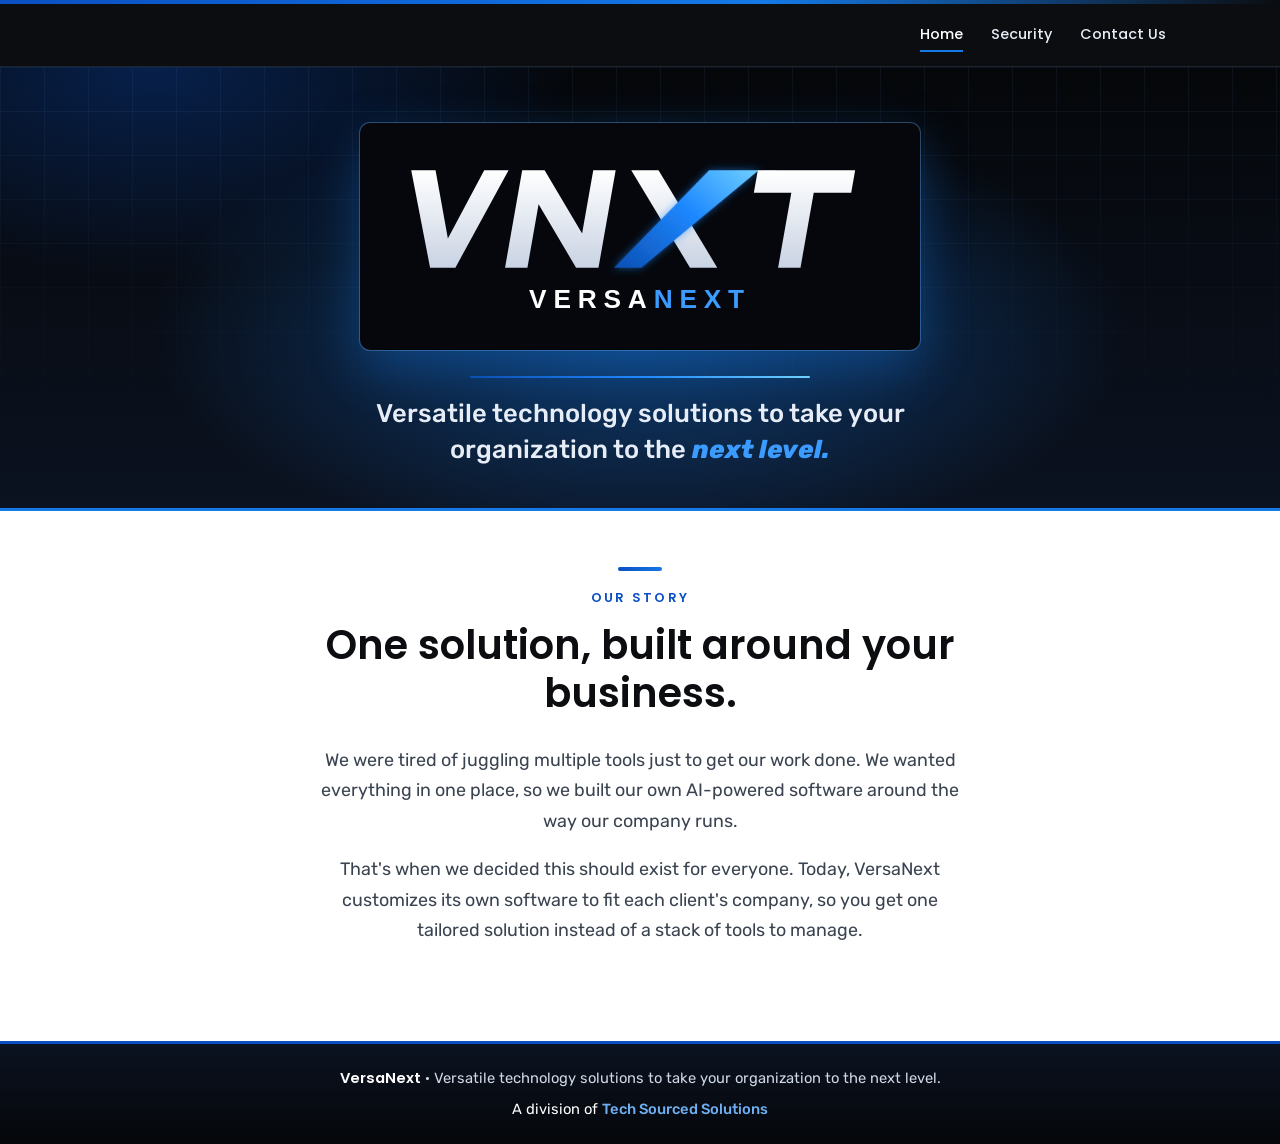
<file: index.html>
<!DOCTYPE html>
<html lang="en">
<head>
<meta charset="utf-8">
<meta name="viewport" content="width=device-width, initial-scale=1">
<meta name="color-scheme" content="light">
<title>VersaNext (VNXT) | Versatile technology solutions to take your organization to the next level.</title>
<meta name="description" content="VersaNext: Versatile technology solutions to take your organization to the next level. A division of Tech Sourced Solutions.">
<link rel="icon" href="assets/favicon.svg" type="image/svg+xml"><link rel="icon" href="assets/favicon.png" type="image/png">
<link rel="preconnect" href="https://fonts.googleapis.com">
<link rel="preconnect" href="https://fonts.gstatic.com" crossorigin>
<link href="https://fonts.googleapis.com/css2?family=Poppins:wght@500;600&family=Rubik:ital,wght@0,400;0,500;1,800&display=swap" rel="stylesheet">
<link rel="stylesheet" href="styles.css">
</head>
<body>
<div class="topbar"></div>
<header class="nav">
  <nav aria-label="Main">
    <a href="index.html" aria-current="page">Home</a>
    <a href="security.html">Security</a>
    <a href="contact.html">Contact Us</a>
  </nav>
</header>
<main>
  <section class="band">
    <div class="band-inner">
      <div class="logo-card"><img class="logo" src="assets/logo.svg" alt="VersaNext (VNXT)" width="1060" height="392"></div>
      <span class="hero-rule" aria-hidden="true"></span>
      <p class="hero-tagline">Versatile technology solutions to take your<br>organization to the <em>next level.</em></p>
    </div>
  </section>
  <section class="story">
    <p class="eyebrow">Our story</p>
    <h1>One solution, built around your business.</h1>
    <p>We were tired of juggling multiple tools just to get our work done. We wanted everything in one place, so we built our own AI-powered software around the way our company runs.</p>
    <p>That's when we decided this should exist for everyone. Today, VersaNext customizes its own software to fit each client's company, so you get one tailored solution instead of a stack of tools to manage.</p>
  </section>
</main>
<footer>
  <p class="footer-brand"><strong>VersaNext</strong> · Versatile technology solutions to take your organization to the next level.</p>
  <p>A division of <a href="https://techsourcedsolutions.com" target="_blank" rel="noopener">Tech Sourced Solutions</a></p>
</footer>
</body>
</html>
</file>
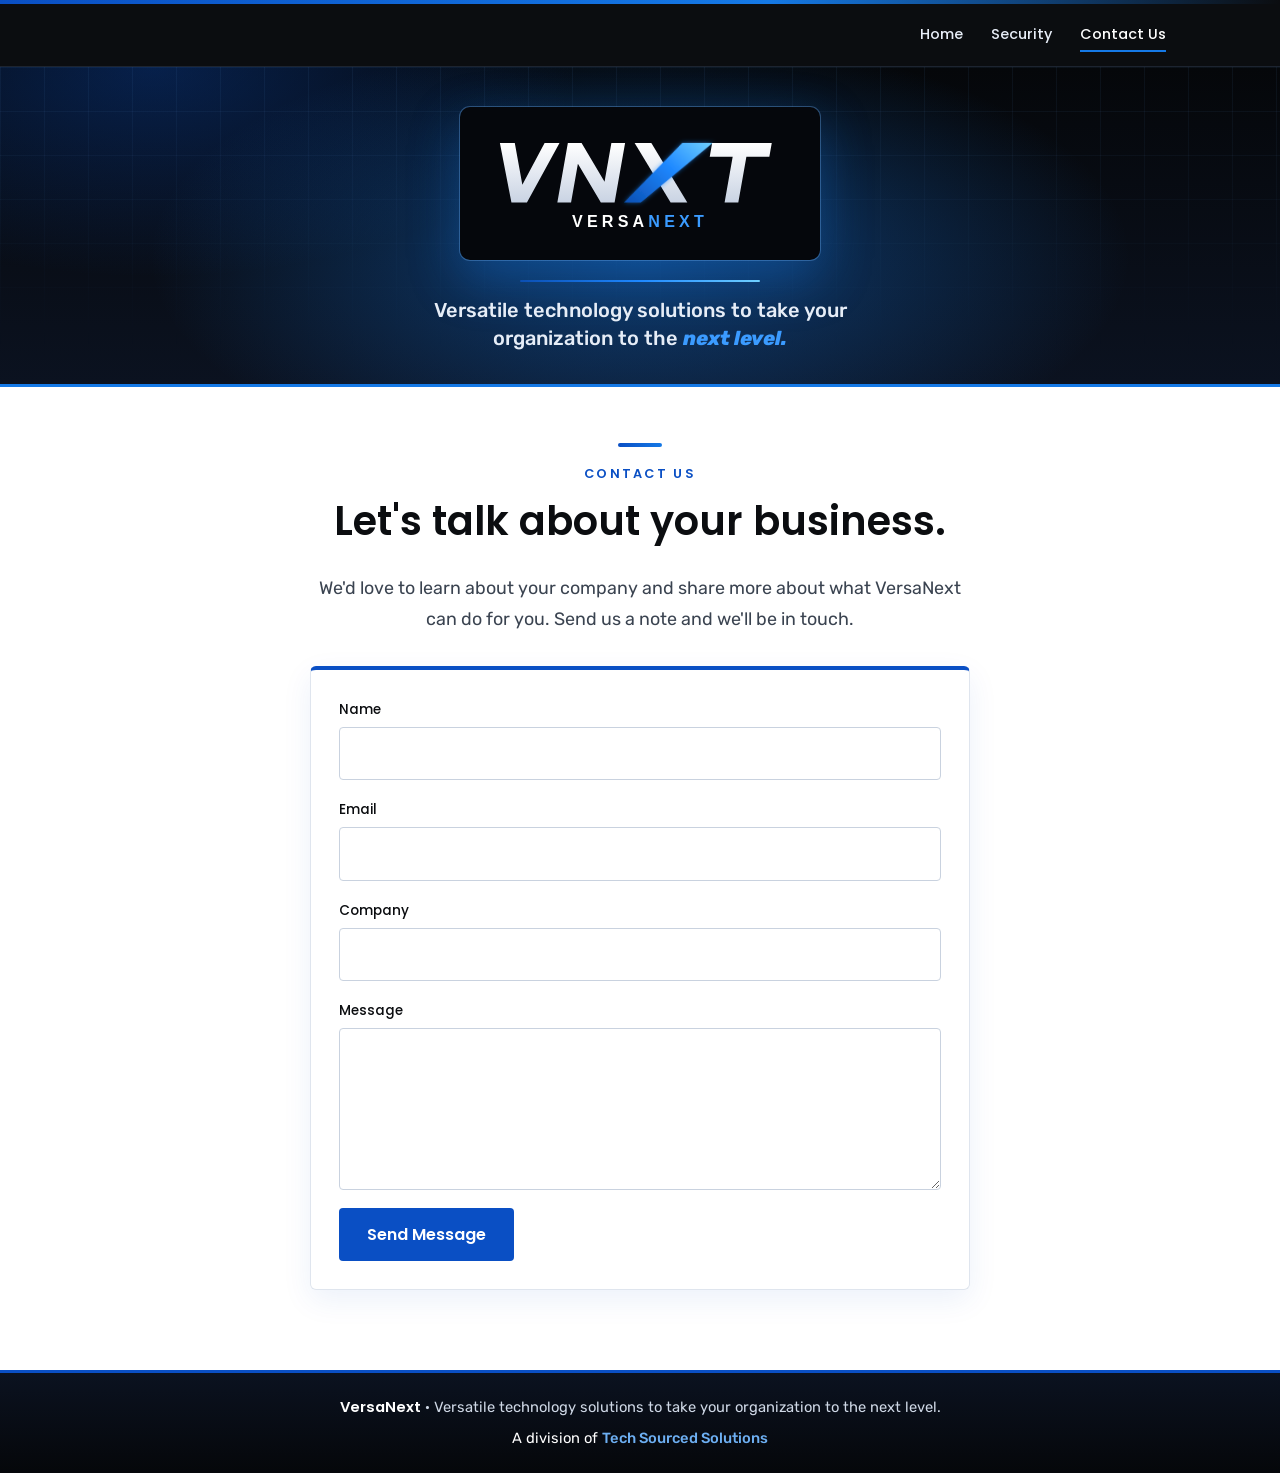
<file: contact.html>
<!DOCTYPE html>
<html lang="en">
<head>
<meta charset="utf-8">
<meta name="viewport" content="width=device-width, initial-scale=1">
<meta name="color-scheme" content="light">
<title>Contact Us | VersaNext</title>
<meta name="description" content="Contact VersaNext to learn more about the business.">
<link rel="icon" href="assets/favicon.svg" type="image/svg+xml"><link rel="icon" href="assets/favicon.png" type="image/png">
<link rel="preconnect" href="https://fonts.googleapis.com">
<link rel="preconnect" href="https://fonts.gstatic.com" crossorigin>
<link href="https://fonts.googleapis.com/css2?family=Poppins:wght@500;600&family=Rubik:ital,wght@0,400;0,500;1,800&display=swap" rel="stylesheet">
<link rel="stylesheet" href="styles.css">
</head>
<body>
<div class="topbar"></div>
<header class="nav">
  <nav aria-label="Main">
    <a href="index.html">Home</a>
    <a href="security.html">Security</a>
    <a href="contact.html" aria-current="page">Contact Us</a>
  </nav>
</header>
<main>
  <section class="band band-sm">
    <div class="band-inner">
      <a class="logo-card" href="index.html"><img class="logo" src="assets/logo.svg" alt="VersaNext (VNXT)" width="1060" height="392"></a>
      <span class="hero-rule" aria-hidden="true"></span>
      <p class="hero-tagline">Versatile technology solutions to take your<br>organization to the <em>next level.</em></p>
    </div>
  </section>
  <section class="story contact">
    <p class="eyebrow">Contact Us</p>
    <h1>Let's talk about your business.</h1>
    <p>We'd love to learn about your company and share more about what VersaNext can do for you. Send us a note and we'll be in touch.</p>
    <form id="contact-form" class="form" action="#">
      <label>Name<input type="text" name="name" id="name" required autocomplete="name"></label>
      <label>Email<input type="email" name="email" id="email" required autocomplete="email"></label>
      <label>Company<input type="text" name="company" id="company" autocomplete="organization"></label>
      <label>Message<textarea name="message" id="message" rows="5" required></textarea></label>
      <button type="submit">Send Message</button>
    </form>
  </section>
</main>
<footer>
  <p class="footer-brand"><strong>VersaNext</strong> · Versatile technology solutions to take your organization to the next level.</p>
  <p>A division of <a href="https://techsourcedsolutions.com" target="_blank" rel="noopener">Tech Sourced Solutions</a></p>
</footer>
<script>
document.getElementById('contact-form').addEventListener('submit',function(e){
  e.preventDefault();
  var v=function(i){return document.getElementById(i).value.trim();};
  var body='Name: '+v('name')+'\nEmail: '+v('email')+'\nCompany: '+v('company')+'\n\n'+v('message');
  window.location.href='mailto:austin@techsourcedsolutions.com?subject='+encodeURIComponent('VersaNext inquiry from '+v('name'))+'&body='+encodeURIComponent(body);
});
</script>
</body>
</html>
</file>
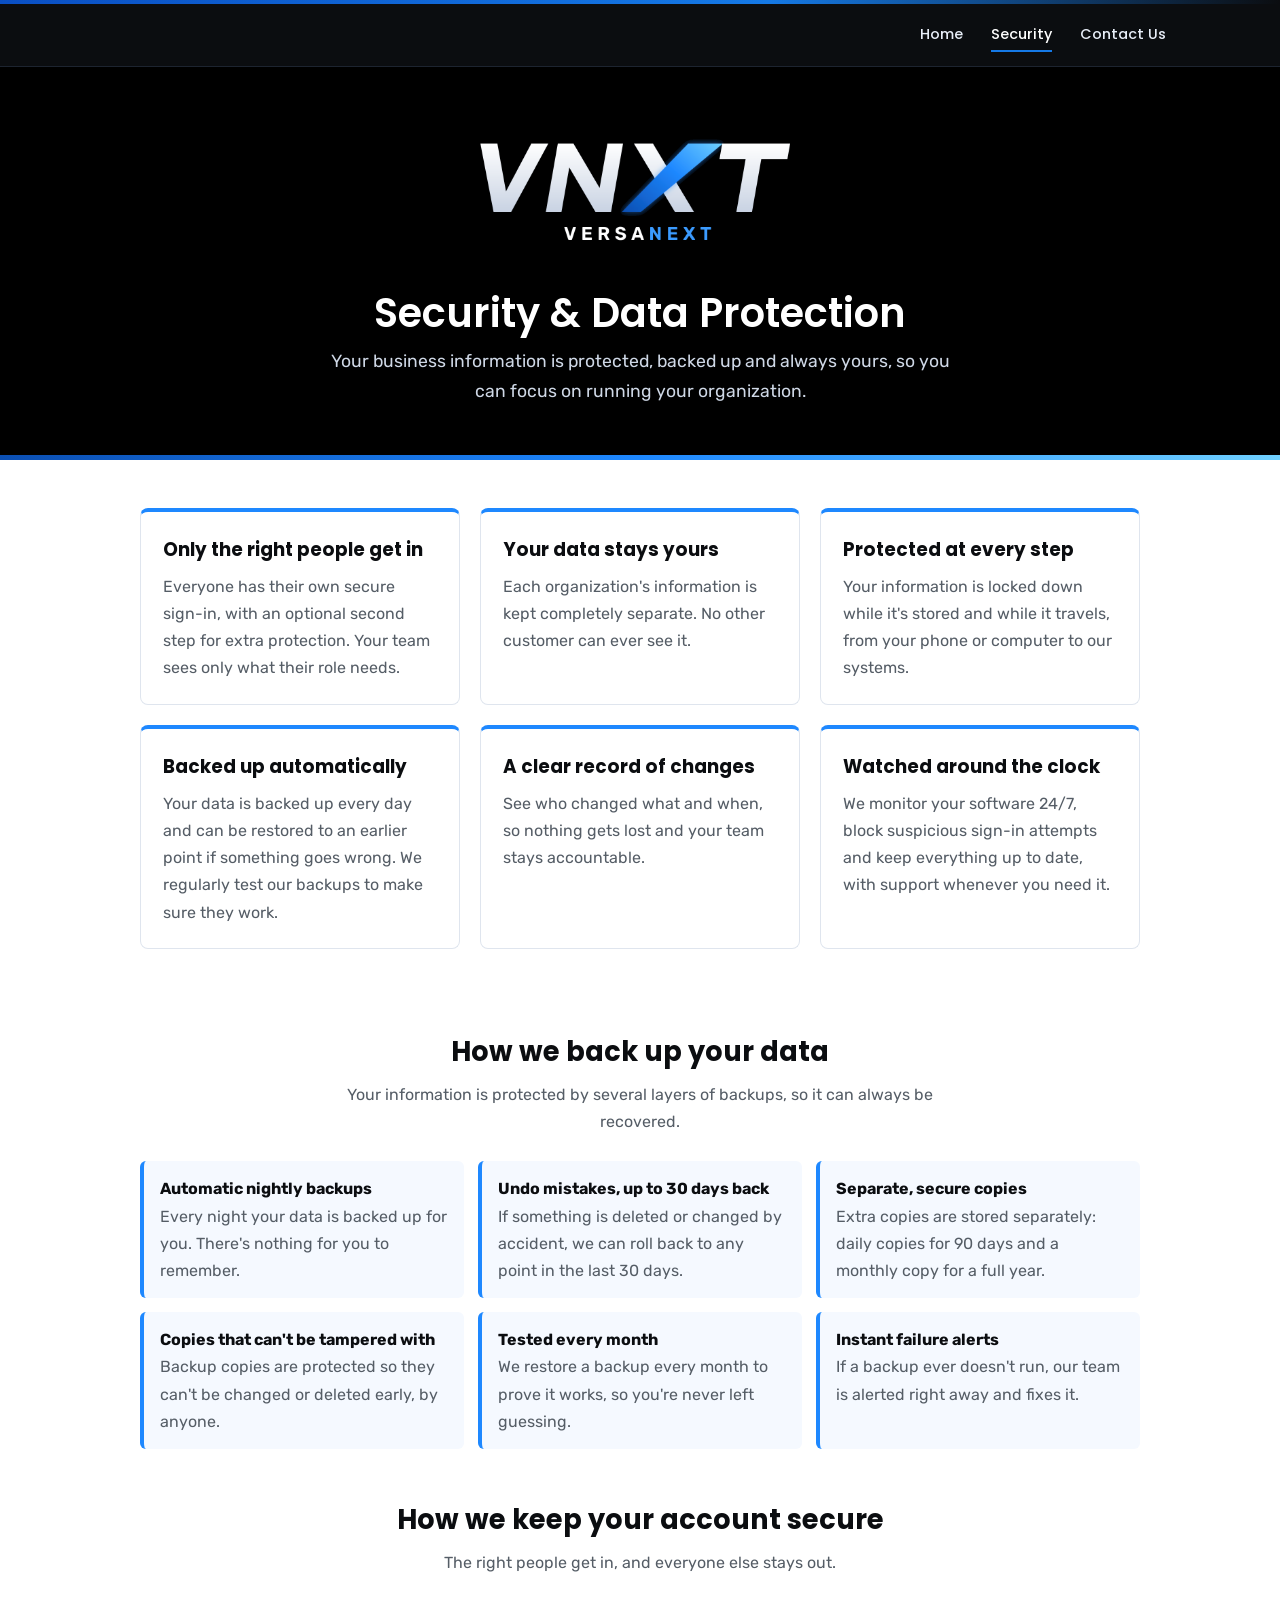
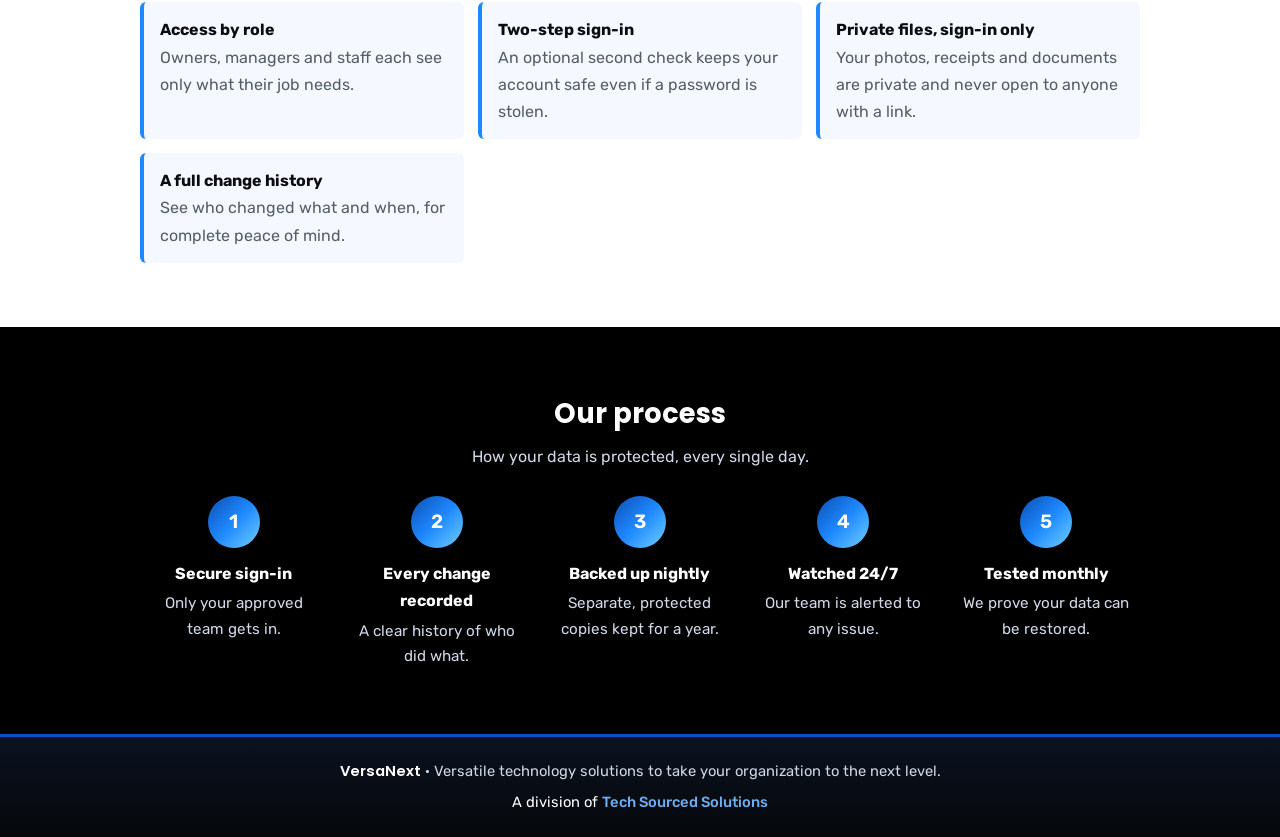
<file: security.html>
<!DOCTYPE html>
<html lang="en"><head><meta charset="utf-8"><meta name="viewport" content="width=device-width, initial-scale=1">
<title>Security &amp; Data Protection | VersaNext (VNXT)</title>
<meta name="description" content="How VersaNext protects your data. A division of Tech Sourced Solutions.">
<link rel="icon" href="assets/favicon.svg" type="image/svg+xml">
<link href="https://fonts.googleapis.com/css2?family=Poppins:wght@500;600&family=Rubik:wght@400;500&display=swap" rel="stylesheet">
<link rel="stylesheet" href="styles.css">
<style>
.sec-hero{background:#000;color:#fff;width:calc(100% + 48px);margin:0 -24px;padding:56px 24px 48px;text-align:center}
.sec-hero img{width:min(360px,80%);height:auto}
.sec-hero h1{color:#fff;margin:24px 0 10px}
.sec-hero p{color:#cfd8e6;max-width:620px;margin:0 auto;font-size:1.1rem}
.sec-bar{height:5px;width:calc(100% + 48px);margin:0 -24px;background:linear-gradient(90deg,#0b4fb3,#1e88ff,#6fd0ff)}
.sec-grid{max-width:1000px;display:grid;grid-template-columns:repeat(auto-fit,minmax(280px,1fr));gap:20px;padding:48px 0 72px}
.sec-card{border:1px solid #dfe5ee;border-top:4px solid #1e88ff;border-radius:8px;padding:22px}
.sec-card h2{font-family:'Poppins',sans-serif;font-size:1.15rem;margin-bottom:8px}
.sec-card p{color:#555d66}
.sec-h{font-family:'Poppins',sans-serif;font-size:1.7rem;text-align:center;margin:8px 0 6px}
.sec-lead{text-align:center;color:#555d66;max-width:640px;margin:0 auto 26px}
.bk{max-width:1000px;width:100%;padding:0 0 64px}
.bk ul{list-style:none;display:grid;grid-template-columns:repeat(auto-fit,minmax(300px,1fr));gap:14px}
.bk li{background:#f5f9ff;border-left:4px solid #1e88ff;border-radius:6px;padding:14px 16px;color:#555d66}
.bk li b{color:#0b0d10;display:block}
.tl{background:#000;width:calc(100% + 48px);margin:0 -24px;padding:56px 24px 64px;color:#fff}
.tl .sec-h{color:#fff}.tl .sec-lead{color:#cfd8e6}
.steps{max-width:1000px;margin:0 auto;display:grid;grid-template-columns:repeat(auto-fit,minmax(170px,1fr));gap:16px;position:relative}
.step{text-align:center;padding:0 8px}
.num{width:52px;height:52px;border-radius:50%;margin:0 auto 12px;display:flex;align-items:center;justify-content:center;font-weight:600;font-size:1.2rem;background:linear-gradient(135deg,#0b4fb3,#1e88ff,#6fd0ff);color:#fff}
.step b{display:block;margin-bottom:4px}.step p{color:#cfd8e6;font-size:.95rem}
</style></head><body>
<div class="topbar"></div>
<header class="nav"><nav aria-label="Main"><a href="index.html">Home</a><a href="security.html" aria-current="page">Security</a><a href="contact.html">Contact Us</a></nav></header>
<main>
<section class="sec-hero"><img src="assets/logo-dark.png" alt="VersaNext (VNXT)">
<h1>Security &amp; Data Protection</h1>
<p>Your business information is protected, backed up and always yours, so you can focus on running your organization.</p></section>
<div class="sec-bar"></div>
<section class="sec-grid">
<div class="sec-card"><h2>Only the right people get in</h2><p>Everyone has their own secure sign-in, with an optional second step for extra protection. Your team sees only what their role needs.</p></div>
<div class="sec-card"><h2>Your data stays yours</h2><p>Each organization's information is kept completely separate. No other customer can ever see it.</p></div>
<div class="sec-card"><h2>Protected at every step</h2><p>Your information is locked down while it's stored and while it travels, from your phone or computer to our systems.</p></div>
<div class="sec-card"><h2>Backed up automatically</h2><p>Your data is backed up every day and can be restored to an earlier point if something goes wrong. We regularly test our backups to make sure they work.</p></div>
<div class="sec-card"><h2>A clear record of changes</h2><p>See who changed what and when, so nothing gets lost and your team stays accountable.</p></div>
<div class="sec-card"><h2>Watched around the clock</h2><p>We monitor your software 24/7, block suspicious sign-in attempts and keep everything up to date, with support whenever you need it.</p></div>
</section>
<section class="bk">
<h2 class="sec-h">How we back up your data</h2>
<p class="sec-lead">Your information is protected by several layers of backups, so it can always be recovered.</p>
<ul>
<li><b>Automatic nightly backups</b>Every night your data is backed up for you. There's nothing for you to remember.</li>
<li><b>Undo mistakes, up to 30 days back</b>If something is deleted or changed by accident, we can roll back to any point in the last 30 days.</li>
<li><b>Separate, secure copies</b>Extra copies are stored separately: daily copies for 90 days and a monthly copy for a full year.</li>
<li><b>Copies that can't be tampered with</b>Backup copies are protected so they can't be changed or deleted early, by anyone.</li>
<li><b>Tested every month</b>We restore a backup every month to prove it works, so you're never left guessing.</li>
<li><b>Instant failure alerts</b>If a backup ever doesn't run, our team is alerted right away and fixes it.</li>
</ul>
<h2 class="sec-h" style="margin-top:48px">How we keep your account secure</h2>
<p class="sec-lead">The right people get in, and everyone else stays out.</p>
<ul>
<li><b>Access by role</b>Owners, managers and staff each see only what their job needs.</li>
<li><b>Two-step sign-in</b>An optional second check keeps your account safe even if a password is stolen.</li>
<li><b>Private files, sign-in only</b>Your photos, receipts and documents are private and never open to anyone with a link.</li>
<li><b>A full change history</b>See who changed what and when, for complete peace of mind.</li>
</ul>
</section>
<section class="tl">
<h2 class="sec-h">Our process</h2>
<p class="sec-lead">How your data is protected, every single day.</p>
<div class="steps">
<div class="step"><div class="num">1</div><b>Secure sign-in</b><p>Only your approved team gets in.</p></div>
<div class="step"><div class="num">2</div><b>Every change recorded</b><p>A clear history of who did what.</p></div>
<div class="step"><div class="num">3</div><b>Backed up nightly</b><p>Separate, protected copies kept for a year.</p></div>
<div class="step"><div class="num">4</div><b>Watched 24/7</b><p>Our team is alerted to any issue.</p></div>
<div class="step"><div class="num">5</div><b>Tested monthly</b><p>We prove your data can be restored.</p></div>
</div></section>
</main>
<footer><p class="footer-brand"><strong>VersaNext</strong> · Versatile technology solutions to take your organization to the next level.</p>
<p>A division of <a href="https://techsourcedsolutions.com" target="_blank" rel="noopener">Tech Sourced Solutions</a></p></footer>
</body></html>
</file>
<file: styles.css>
:root{--blue:#0a4fc4;--blue-light:#1579e6;--black:#0b0d10;--grey:#555d66;--line:#dfe5ee}
*{box-sizing:border-box;margin:0;padding:0}
html{color-scheme:light}
body{font-family:'Rubik',system-ui,sans-serif;background:#fff;color:var(--black);min-height:100vh;display:flex;flex-direction:column;line-height:1.7;-webkit-font-smoothing:antialiased}
.topbar{height:6px;background:linear-gradient(90deg,var(--blue) 0%,var(--blue-light) 60%,var(--black) 100%)}
main{flex:1;display:flex;flex-direction:column;align-items:center;padding:0 24px}
.hero{padding:72px 0 40px;width:100%;display:flex;justify-content:center}
.logo{width:min(560px,100%);height:auto;display:block}
.story{max-width:660px;text-align:center;padding:48px 0 96px;border-top:1px solid var(--line);width:100%}
.eyebrow{font-family:'Poppins',sans-serif;font-weight:600;font-size:.8rem;letter-spacing:.18em;text-transform:uppercase;color:var(--blue);margin-bottom:12px}
h1{font-family:'Poppins',sans-serif;font-weight:600;font-size:clamp(1.8rem,4vw,2.5rem);line-height:1.2;margin-bottom:28px}
.story p+p{margin-top:18px}
.story p:not(.eyebrow){font-size:1.12rem;color:var(--grey)}
footer{background:var(--black);color:#fff;text-align:center;padding:22px 24px;font-size:.92rem;border-top:3px solid var(--blue)}
footer a{color:#6daff2;text-decoration:none;font-weight:500}
footer a:hover{text-decoration:underline}
@media(max-width:600px){.hero{padding:48px 0 28px}.story{padding:36px 0 64px}}
.nav{border-bottom:1px solid var(--line);background:#fff}
.nav nav{max-width:1100px;margin:0 auto;padding:14px 24px;display:flex;justify-content:flex-end;gap:28px}
.nav a{font-family:'Poppins',sans-serif;font-weight:500;font-size:.9rem;color:var(--black);text-decoration:none;padding:4px 0;border-bottom:2px solid transparent}
.nav a:hover{color:var(--blue)}
.nav a[aria-current="page"]{color:var(--blue);border-bottom-color:var(--blue)}
.hero-sm{padding:48px 0 28px}
.hero-sm .logo{width:min(380px,100%)}
.contact{padding-bottom:80px}
.form{text-align:left;margin-top:32px;display:grid;gap:18px}
.form label{font-family:'Poppins',sans-serif;font-weight:500;font-size:.85rem;color:var(--black);display:grid;gap:6px}
.form input,.form textarea{font:inherit;font-family:'Rubik',sans-serif;font-size:1rem;padding:12px 14px;border:1px solid #c9d2df;border-radius:4px;background:#fff;color:var(--black);width:100%}
.form input:focus,.form textarea:focus{outline:2px solid var(--blue-light);border-color:var(--blue-light)}
.form button{font-family:'Poppins',sans-serif;font-weight:600;font-size:1rem;background:var(--blue);color:#fff;border:0;border-radius:4px;padding:14px 28px;cursor:pointer;justify-self:start}
.form button:hover{background:var(--black)}
.story .note{font-size:.85rem;color:var(--grey);margin-top:0}
.story .direct{margin-top:32px}
.story a{color:var(--blue);font-weight:500}
@media(max-width:600px){.nav nav{justify-content:center}}

/* ---- Redesign: black/blue accents ---- */
html{overflow-x:clip}
body{overflow-x:clip}
.topbar{height:4px}
.nav{background:var(--black);border-bottom:1px solid #1d2430}
.nav a{color:#e8eef8}
.nav a:hover{color:#6daff2}
.nav a[aria-current="page"]{color:#fff;border-bottom-color:var(--blue-light)}
.band{position:relative;background:
  radial-gradient(700px 320px at 50% 60%,rgba(21,121,230,.45),transparent 70%),
  radial-gradient(600px 300px at 12% 0%,rgba(10,79,196,.35),transparent 70%),
  linear-gradient(180deg,#05070a,#0b1220);
  border-bottom:3px solid var(--blue-light);width:calc(100% + 48px);margin:0 -24px;padding:56px 24px 40px}
.band::before{content:"";position:absolute;inset:0;background-image:linear-gradient(rgba(109,175,242,.07) 1px,transparent 1px),linear-gradient(90deg,rgba(109,175,242,.07) 1px,transparent 1px);background-size:44px 44px;-webkit-mask-image:linear-gradient(180deg,#000,transparent 90%);mask-image:linear-gradient(180deg,#000,transparent 90%);pointer-events:none}
.band-sm{padding:40px 24px 32px}
.band-inner{position:relative;max-width:980px;margin:0 auto;display:flex;align-items:center;justify-content:center}
.logo-card{background:#05070c;border-radius:10px;padding:18px 22px;box-shadow:0 0 0 1px rgba(109,175,242,.35),0 18px 50px rgba(21,121,230,.35);display:block;flex:0 1 560px}
.logo-card .logo{width:100%}
.band-sm .logo-card{flex-basis:360px;margin-bottom:0}
.story{border-top:none;padding-top:56px}
.eyebrow::before{content:"";display:block;width:44px;height:4px;background:linear-gradient(90deg,var(--blue),var(--blue-light));margin:0 auto 16px;border-radius:2px}
h1{color:var(--black)}
.story p:not(.eyebrow){color:#3a4350}
.form{padding:28px;border:1px solid var(--line);border-top:4px solid var(--blue);border-radius:6px;box-shadow:0 10px 30px rgba(10,79,196,.08)}
footer{background:linear-gradient(180deg,#0b1220,#05070a)}
@media(max-width:760px){
  .band{padding:36px 20px 28px}
  .band-inner{flex-direction:column;align-items:center;gap:24px}
  .logo-card{flex-basis:auto;width:100%}
}
.band-inner{flex-direction:column}
.hero-tagline{margin:22px auto 0;max-width:640px;text-align:center;color:#d6e6fb;font-family:Poppins,sans-serif;font-weight:500;font-size:1.15rem;line-height:1.5;letter-spacing:.01em}
.band-sm .hero-tagline{font-size:1rem;margin-top:16px}
.footer-brand{margin:0 0 6px;color:#cfd8e6}
.footer-brand strong{color:#fff;font-family:Poppins,sans-serif;font-weight:600}
.band-inner .logo-card{flex:none;width:min(560px,100%)}
.band-sm .band-inner .logo-card{width:min(360px,100%)}
.hero-rule{display:block;width:min(340px,60%);height:2px;margin:26px auto 0;background:linear-gradient(90deg,#0b4fb3,#1e88ff,#6fd0ff);border-radius:2px}
.hero-tagline{margin:18px auto 0;max-width:none;color:#e6edf7;font-family:Rubik,sans-serif;font-weight:500;font-size:1.6rem;line-height:1.4;letter-spacing:0}
.hero-tagline em{color:#3b9bff;font-weight:800;font-style:italic}
.band-sm .hero-tagline{font-size:1.25rem;margin-top:14px}
.band-sm .hero-rule{margin-top:20px;width:min(240px,60%)}
@media(max-width:600px){.hero-tagline br{display:none}.hero-tagline{font-size:1.2rem}}
</file>
